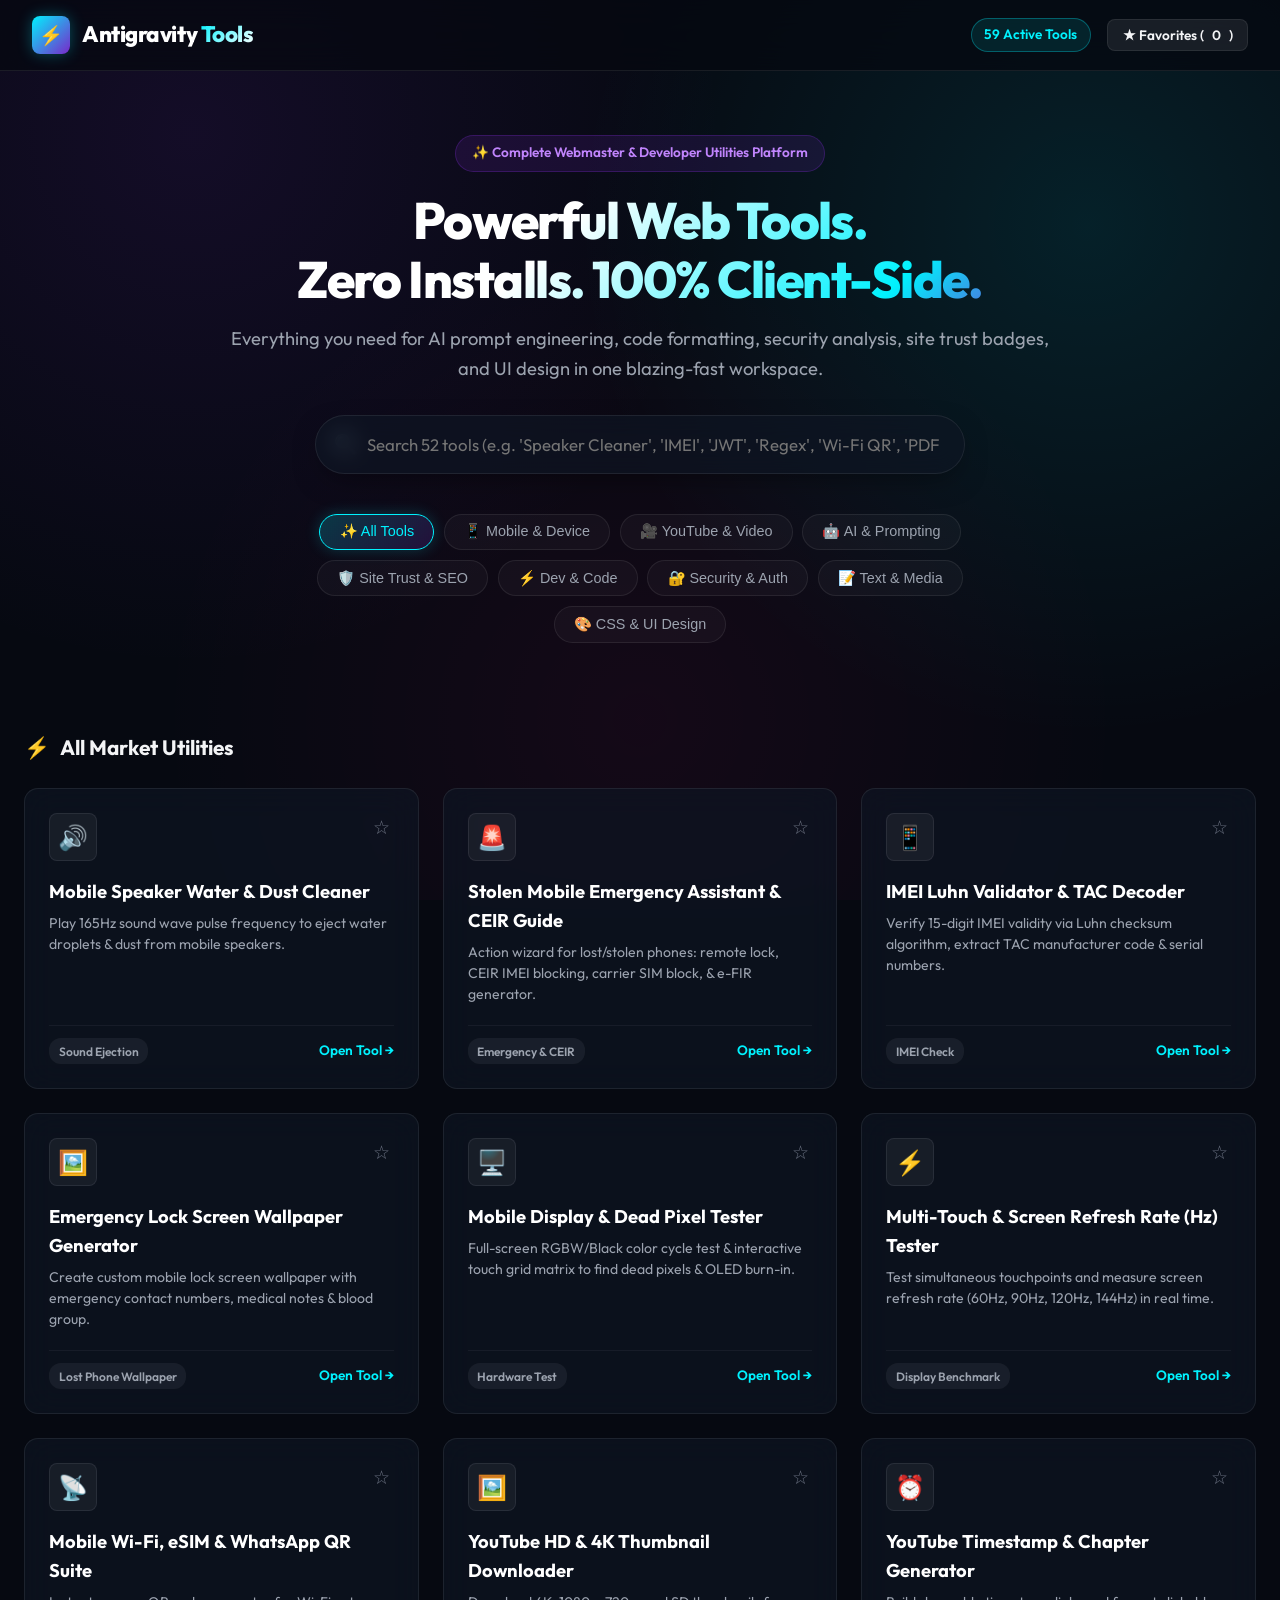
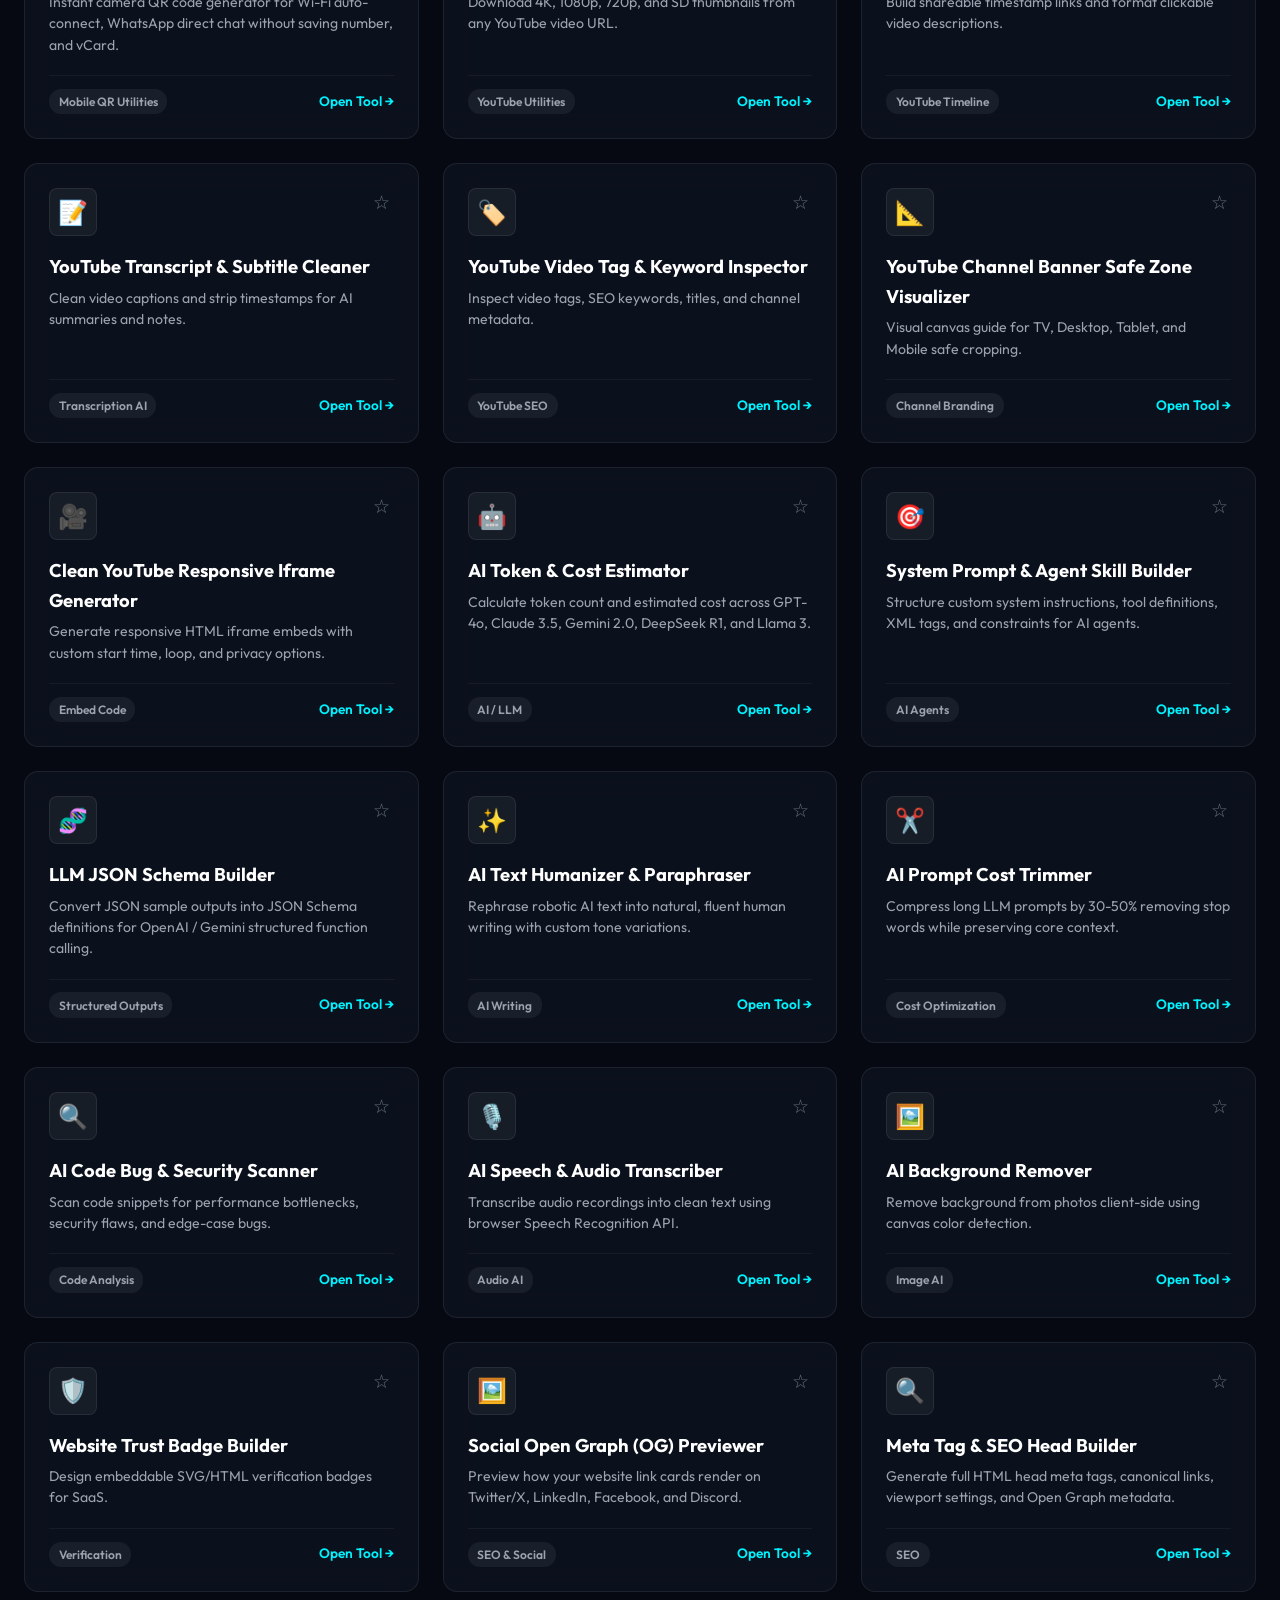
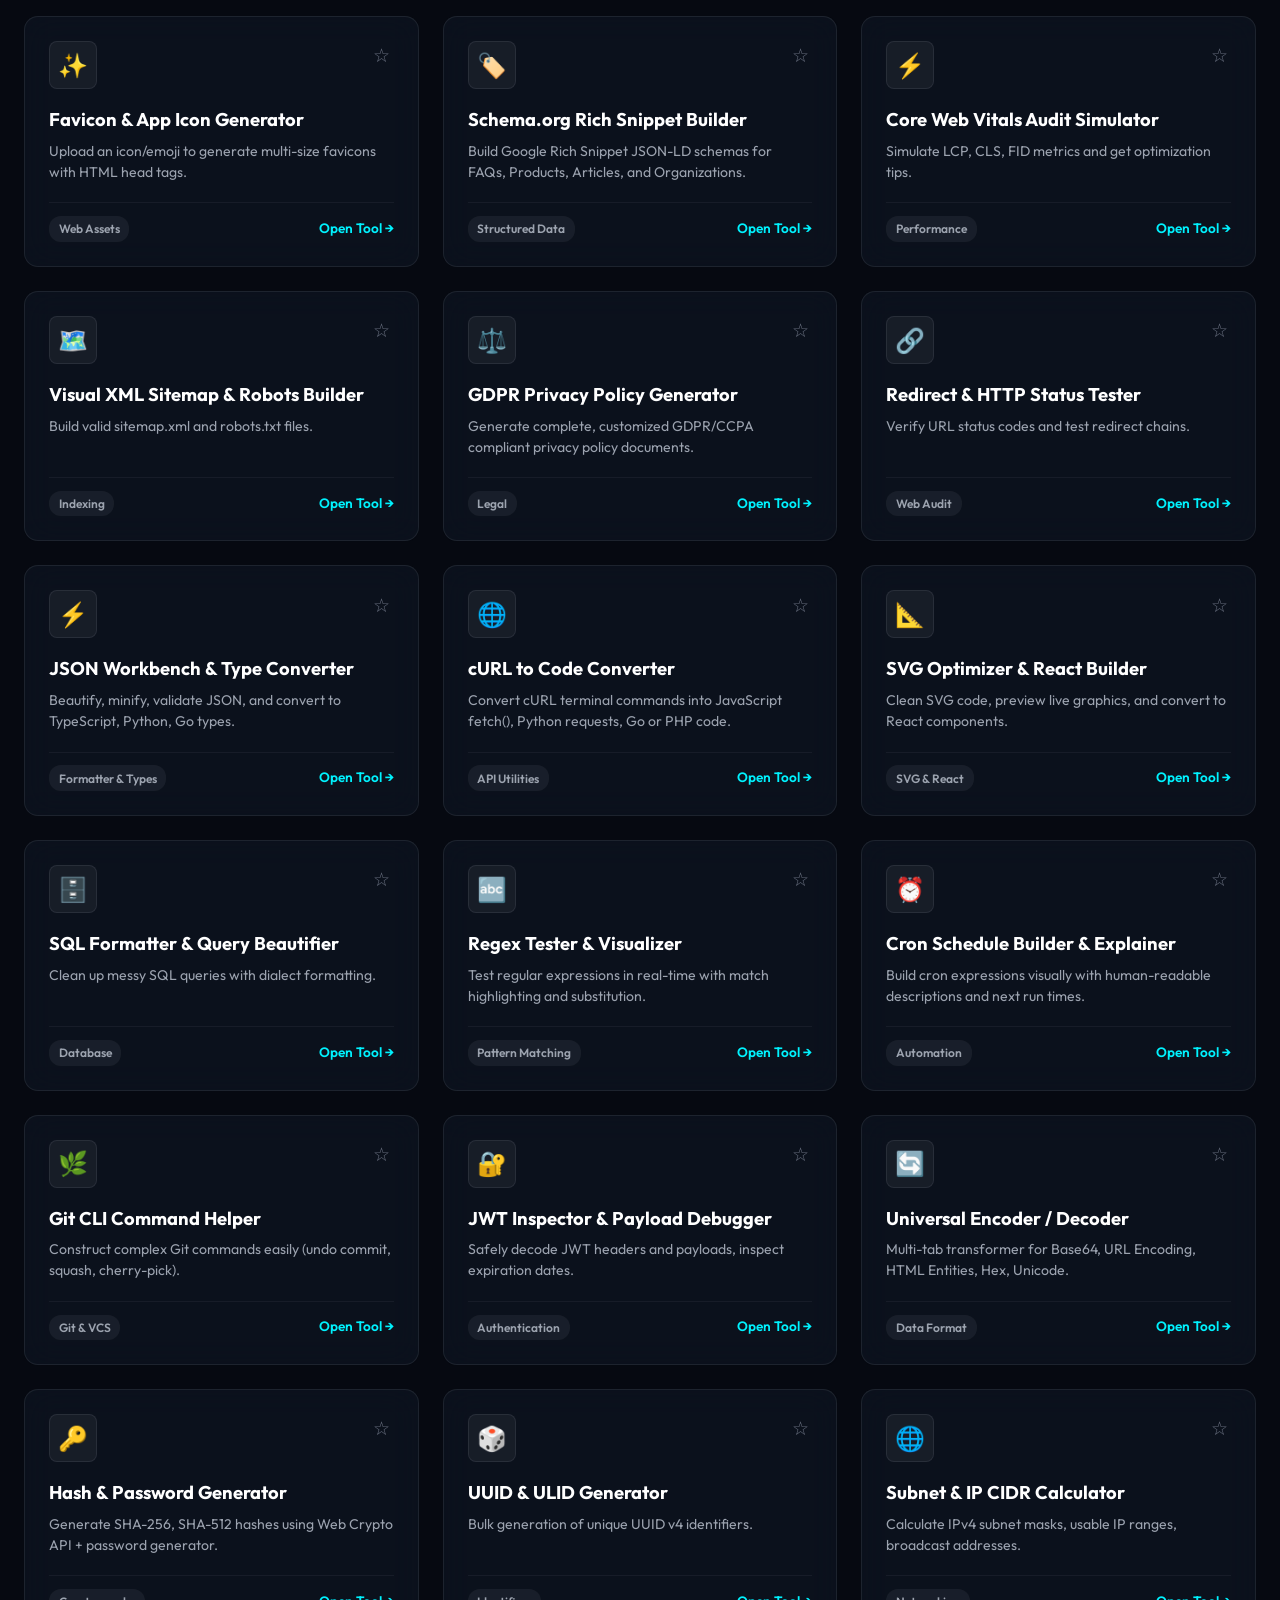
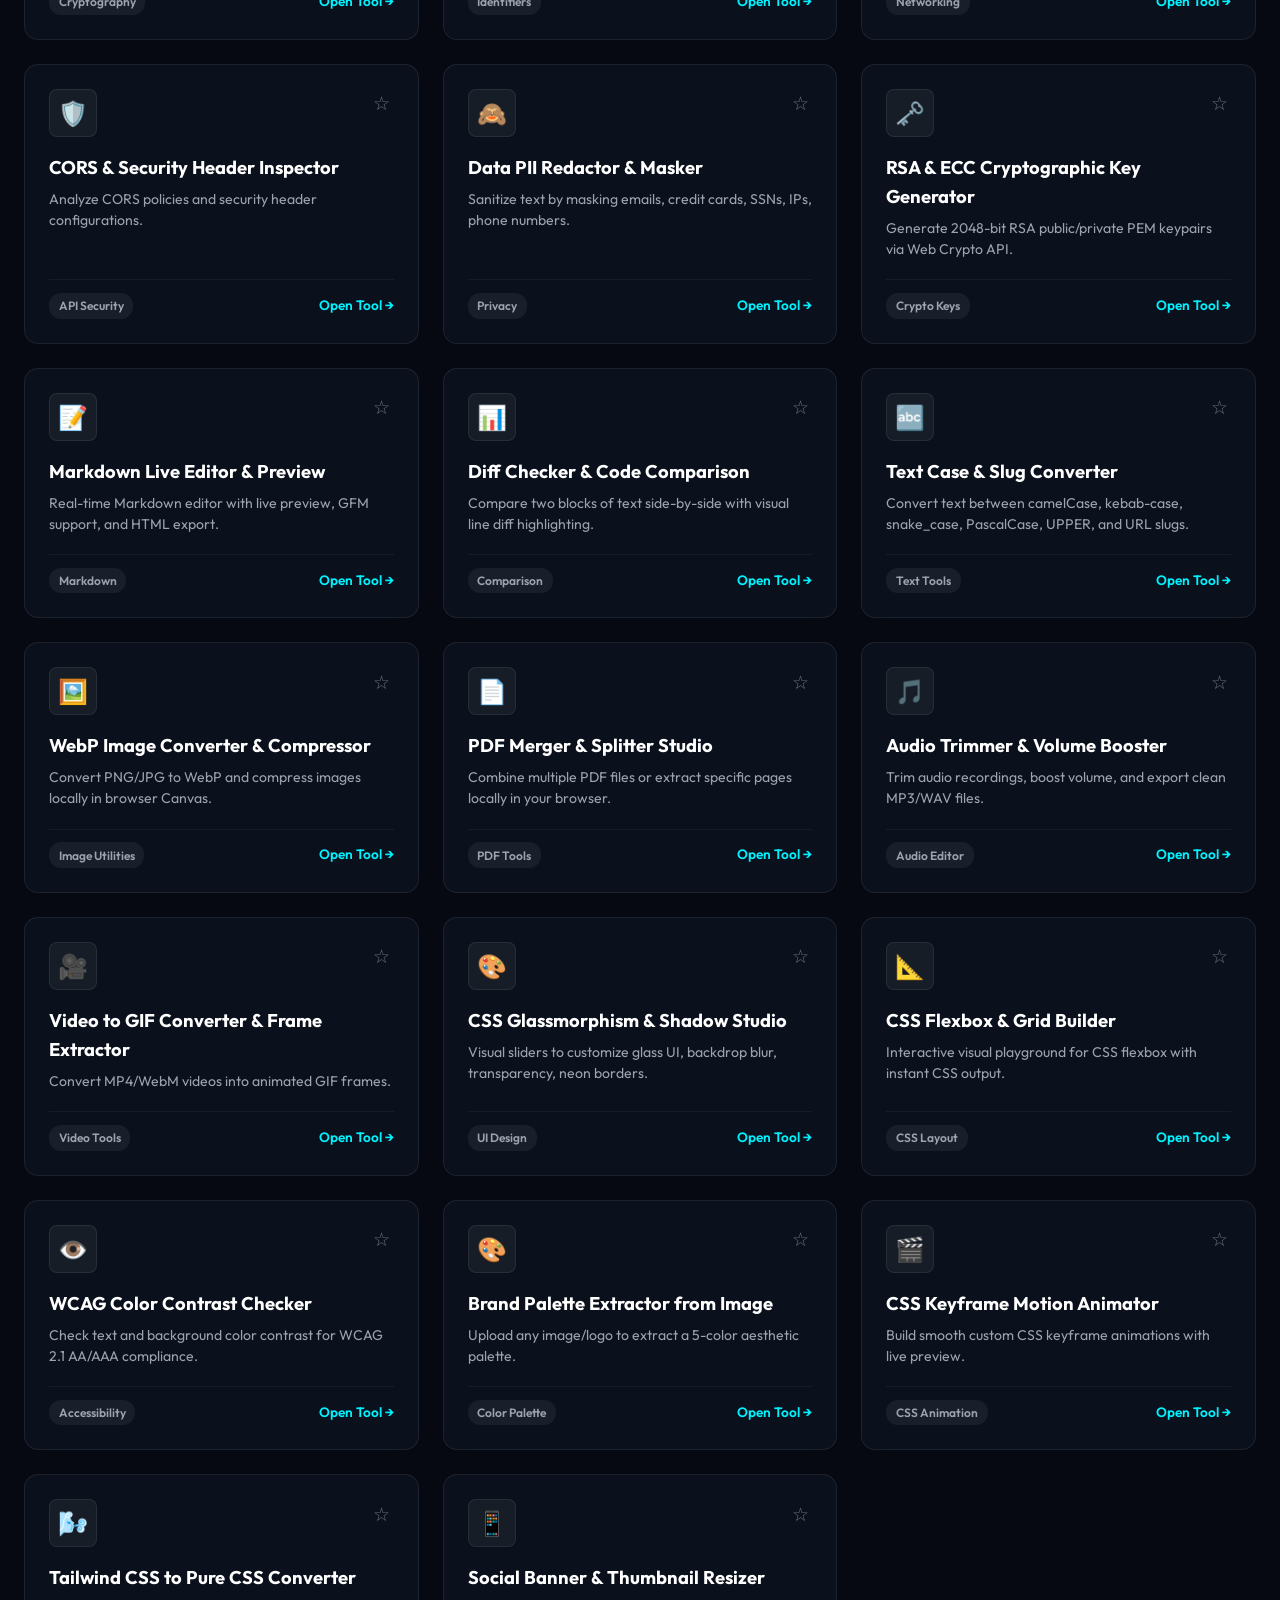
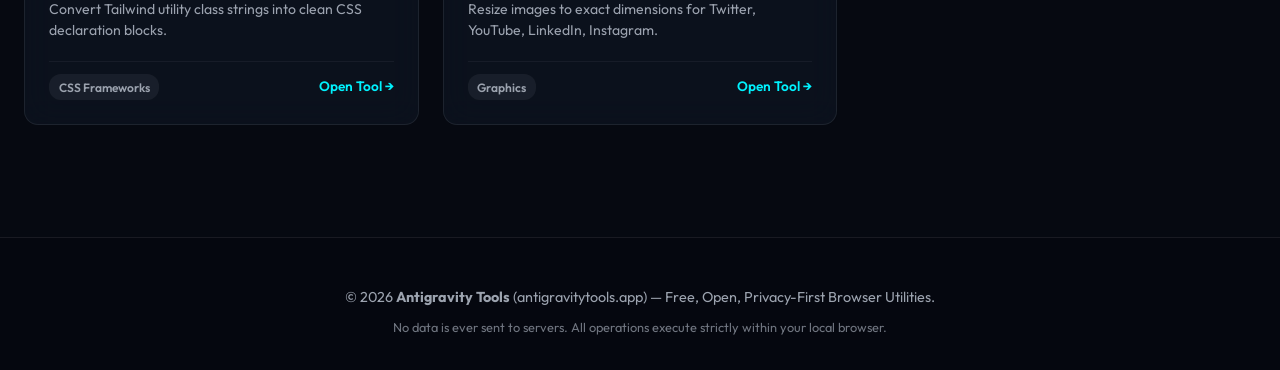
<file: index.html>
<!DOCTYPE html>
<html lang="en">
<head>
  <!-- Google Analytics (gtag.js) -->
  <script async src="https://www.googletagmanager.com/gtag/js?id=G-MWMPHV14BB"></script>
  <script>
    window.dataLayer = window.dataLayer || [];
    function gtag(){dataLayer.push(arguments);}
    gtag('js', new Date());

    gtag('config', 'G-MWMPHV14BB');
  </script>

  <meta charset="UTF-8">
  <meta name="viewport" content="width=device-width, initial-scale=1.0">
  <title>Antigravity Tools — 52 Free Browser Dev Tools. No Install. 100% Private.</title>
  <meta name="description" content="52 free browser-based developer tools: JWT decoder, regex tester, image compressor, AI token counter, JSON formatter, speaker cleaner, and more. Zero installs, 100% client-side.">
  <meta name="keywords" content="antigravity tools, developer tools online, JWT decoder, JSON formatter, regex tester, image compressor, AI token counter, speaker cleaner, free dev tools">
  <meta name="author" content="Antigravity Tools">
  <meta name="robots" content="index, follow">
  <meta name="theme-color" content="#0d0d1a">

  <!-- Canonical & hreflang -->
  <link rel="canonical" href="https://antigravitytools.app/">
  <link rel="alternate" hreflang="en" href="https://antigravitytools.app/">
  <link rel="alternate" type="application/rss+xml" title="Antigravity Tools RSS Feed" href="https://antigravitytools.app/feed.xml">

  <!-- Performance Preconnects -->
  <link rel="preconnect" href="https://fonts.googleapis.com">
  <link rel="dns-prefetch" href="https://fonts.googleapis.com">

  <!-- PWA Manifest -->
  <link rel="manifest" href="/manifest.json">

  <!-- Google Search Console Verification -->
  <meta name="google-site-verification" content="google0c53db2784dfb376">

  <!-- Open Graph / Facebook / WhatsApp / LinkedIn -->
  <meta property="og:title" content="Antigravity Tools — 52 Free Browser Dev Tools">
  <meta property="og:description" content="52 free browser-based tools for developers, AI engineers, and webmasters. JWT decoder, regex tester, image compressor, AI token counter & more. Zero installs. 100% private.">
  <meta property="og:url" content="https://antigravitytools.app/">
  <meta property="og:type" content="website">
  <meta property="og:image" content="https://antigravitytools.app/og-image.png">
  <meta property="og:image:width" content="1200">
  <meta property="og:image:height" content="630">
  <meta property="og:image:type" content="image/png">
  <meta property="og:site_name" content="Antigravity Tools">
  <meta property="og:locale" content="en_US">

  <!-- Twitter / X Cards -->
  <meta name="twitter:card" content="summary_large_image">
  <meta name="twitter:site" content="@antigravityapp">
  <meta name="twitter:url" content="https://antigravitytools.app/">
  <meta name="twitter:title" content="Antigravity Tools — 52 Free Browser Dev Tools">
  <meta name="twitter:description" content="52 free browser-based tools for developers, AI engineers, and webmasters. Zero installs. 100% private.">
  <meta name="twitter:image" content="https://antigravitytools.app/og-image.png">

  <link rel="stylesheet" href="styles.css?v=3.0">
  <link rel="icon" href="data:image/svg+xml,<svg xmlns=%22http://www.w3.org/2000/svg%22 viewBox=%220 0 100 100%22><text y=%22.9em%22 font-size=%2290%22>🚀</text></svg>">

  <!-- Homepage JSON-LD Structured Data Schema -->
  <script type="application/ld+json">
  {
    "@context": "https://schema.org",
    "@graph": [
      {
        "@type": "WebSite",
        "@id": "https://antigravitytools.app/#website",
        "url": "https://antigravitytools.app/",
        "name": "Antigravity Tools",
        "description": "50+ High-Demand Web & Developer Utilities. 100% Client-Side Browser Workspace.",
        "potentialAction": {
          "@type": "SearchAction",
          "target": "https://antigravitytools.app/#search={search_term_string}",
          "query-input": "required name=search_term_string"
        }
      },
      {
        "@type": "Organization",
        "@id": "https://antigravitytools.app/#organization",
        "name": "Antigravity Tools",
        "url": "https://antigravitytools.app/",
        "logo": "https://antigravitytools.app/og-image.svg"
      },
      {
        "@type": "SoftwareApplication",
        "@id": "https://antigravitytools.app/#software",
        "name": "Antigravity Tools Master Suite",
        "applicationCategory": "DeveloperApplication",
        "operatingSystem": "All (Web Browser)",
        "offers": {
          "@type": "Offer",
          "price": "0",
          "priceCurrency": "USD"
        }
      }
    ]
  }
  </script>
</head>
<body>

  <!-- Navigation Bar -->
  <nav class="navbar">
    <a href="#" class="brand">
      <div class="brand-icon">⚡</div>
      <div class="brand-text">Antigravity <span>Tools</span></div>
    </a>
    <div class="nav-actions">
      <span class="badge-count" id="totalToolsCount">52 Active Tools</span>
      <button class="btn btn-secondary" style="padding: 0.4rem 0.9rem; font-size: 0.85rem;" id="favFilterBtn">
        ★ Favorites (<span id="starredCount">0</span>)
      </button>
    </div>
  </nav>

  <!-- Hero Section -->
  <header class="hero">
    <div class="hero-tag">✨ Complete Webmaster & Developer Utilities Platform</div>
    <h1>Powerful Web Tools.<br>Zero Installs. 100% Client-Side.</h1>
    <p>Everything you need for AI prompt engineering, code formatting, security analysis, site trust badges, and UI design in one blazing-fast workspace.</p>

    <!-- Search Bar -->
    <div class="search-container">
      <span class="search-icon">🔍</span>
      <input type="text" id="searchInput" class="search-input" placeholder="Search 52 tools (e.g. 'Speaker Cleaner', 'IMEI', 'JWT', 'Regex', 'Wi-Fi QR', 'PDF Merger')...">
    </div>

    <!-- Category Pills -->
    <div class="categories-wrapper" id="categoryFilter">
      <button class="cat-btn active" data-cat="all">✨ All Tools</button>
      <button class="cat-btn" data-cat="mobile">📱 Mobile & Device</button>
      <button class="cat-btn" data-cat="youtube">🎥 YouTube & Video</button>
      <button class="cat-btn" data-cat="ai">🤖 AI & Prompting</button>
      <button class="cat-btn" data-cat="trust">🛡️ Site Trust & SEO</button>
      <button class="cat-btn" data-cat="dev">⚡ Dev & Code</button>
      <button class="cat-btn" data-cat="security">🔐 Security & Auth</button>
      <button class="cat-btn" data-cat="media">📝 Text & Media</button>
      <button class="cat-btn" data-cat="design">🎨 CSS & UI Design</button>
    </div>
  </header>

  <!-- Main Workspace -->
  <main class="container">
    <div class="section-title">
      <span id="gridTitleIcon">⚡</span> <h2 id="gridTitleText" style="display:inline; font-size:1.3rem;">All Market Utilities</h2>
    </div>

    <!-- Tools Grid -->
    <div class="tools-grid" id="toolsGrid">
      <!-- Dynamically generated tools cards via app.js -->
    </div>
  </main>

  <!-- Interactive Workspace Modal -->
  <div class="workspace-modal" id="workspaceModal">
    <div class="workspace-content">
      <div class="workspace-header">
        <div class="workspace-title">
          <span id="modalIcon" style="font-size: 1.6rem;">⚡</span>
          <h2 id="modalTitle">Tool Workspace</h2>
        </div>
        <button class="close-btn" id="closeModalBtn" title="Close modal">&times;</button>
      </div>
      <div class="workspace-body" id="workspaceBody">
        <!-- Interactive Tool UI injected here -->
      </div>
    </div>
  </div>

  <!-- Toast Notification Container -->
  <div class="toast-container" id="toastContainer"></div>

  <!-- Footer -->
  <footer>
    <p>© 2026 <strong>Antigravity Tools</strong> (antigravitytools.app) — Free, Open, Privacy-First Browser Utilities.</p>
    <p style="margin-top: 0.5rem; font-size: 0.8rem; opacity: 0.7;">No data is ever sent to servers. All operations execute strictly within your local browser.</p>
  </footer>

  <script src="tools.js?v=3.0"></script>
  <script src="tool_docs.js?v=3.0"></script>
  <script src="app.js?v=3.0"></script>
</body>
</html>
</file>
<file: styles.css>
@import url('https://fonts.googleapis.com/css2?family=JetBrains+Mono:wght@400;500;600;700&family=Outfit:wght@300;400;500;600;700;800&display=swap');

:root {
  --bg-main: #060911;
  --bg-card: rgba(15, 22, 36, 0.65);
  --bg-card-hover: rgba(24, 34, 54, 0.8);
  --bg-glass: rgba(255, 255, 255, 0.03);
  --bg-input: rgba(10, 15, 26, 0.85);
  --border-color: rgba(255, 255, 255, 0.08);
  --border-highlight: rgba(0, 242, 254, 0.3);

  --primary-cyan: #00f2fe;
  --primary-blue: #4facfe;
  --primary-purple: #7928ca;
  --accent-pink: #ff007f;
  --accent-green: #10b981;
  --accent-amber: #f59e0b;
  --accent-red: #ef4444;

  --text-main: #f3f4f6;
  --text-muted: #9ca3af;
  --text-dim: #6b7280;

  --font-sans: 'Outfit', -apple-system, BlinkMacSystemFont, sans-serif;
  --font-mono: 'JetBrains Mono', monospace;

  --radius-sm: 8px;
  --radius-md: 14px;
  --radius-lg: 20px;

  --shadow-glow: 0 0 25px rgba(0, 242, 254, 0.15);
  --shadow-card: 0 10px 30px -10px rgba(0, 0, 0, 0.5);
  --transition: all 0.25s cubic-bezier(0.4, 0, 0.2, 1);
}

* {
  margin: 0;
  padding: 0;
  box-sizing: border-box;
}

body {
  font-family: var(--font-sans);
  background-color: var(--bg-main);
  color: var(--text-main);
  line-height: 1.6;
  min-height: 100vh;
  overflow-x: hidden;
  background-image: 
    radial-gradient(circle at 15% 15%, rgba(121, 40, 202, 0.12) 0%, transparent 40%),
    radial-gradient(circle at 85% 25%, rgba(0, 242, 254, 0.1) 0%, transparent 40%),
    radial-gradient(circle at 50% 80%, rgba(255, 0, 127, 0.06) 0%, transparent 50%);
  background-attachment: fixed;
}

/* Scrollbar */
::-webkit-scrollbar {
  width: 8px;
  height: 8px;
}
::-webkit-scrollbar-track {
  background: var(--bg-main);
}
::-webkit-scrollbar-thumb {
  background: rgba(255, 255, 255, 0.15);
  border-radius: 4px;
}
::-webkit-scrollbar-thumb:hover {
  background: var(--primary-blue);
}

/* Header & Navbar */
.navbar {
  position: sticky;
  top: 0;
  z-index: 100;
  background: rgba(6, 9, 17, 0.75);
  backdrop-filter: blur(20px);
  -webkit-backdrop-filter: blur(20px);
  border-bottom: 1px solid var(--border-color);
  padding: 1rem 2rem;
  display: flex;
  justify-content: space-between;
  align-items: center;
}

.brand {
  display: flex;
  align-items: center;
  gap: 0.75rem;
  text-decoration: none;
  color: #fff;
  font-weight: 800;
  font-size: 1.4rem;
  letter-spacing: -0.02em;
}

.brand-icon {
  width: 38px;
  height: 38px;
  border-radius: var(--radius-sm);
  background: linear-gradient(135deg, var(--primary-cyan), var(--primary-purple));
  display: flex;
  align-items: center;
  justify-content: center;
  font-size: 1.2rem;
  color: #fff;
  box-shadow: 0 0 15px rgba(0, 242, 254, 0.3);
}

.brand-text span {
  background: linear-gradient(135deg, var(--primary-cyan), #ffffff);
  -webkit-background-clip: text;
  -webkit-text-fill-color: transparent;
}

.nav-actions {
  display: flex;
  align-items: center;
  gap: 1rem;
}

.badge-count {
  background: rgba(0, 242, 254, 0.1);
  color: var(--primary-cyan);
  border: 1px solid rgba(0, 242, 254, 0.3);
  padding: 0.3rem 0.8rem;
  border-radius: 20px;
  font-size: 0.85rem;
  font-weight: 600;
}

/* Hero Section */
.hero {
  text-align: center;
  padding: 4rem 1.5rem 2.5rem;
  max-width: 900px;
  margin: 0 auto;
}

.hero-tag {
  display: inline-flex;
  align-items: center;
  gap: 0.5rem;
  padding: 0.4rem 1rem;
  border-radius: 30px;
  background: rgba(121, 40, 202, 0.15);
  border: 1px solid rgba(121, 40, 202, 0.3);
  color: #c084fc;
  font-size: 0.85rem;
  font-weight: 600;
  margin-bottom: 1.2rem;
}

.hero h1 {
  font-size: 3.2rem;
  font-weight: 800;
  line-height: 1.15;
  letter-spacing: -0.03em;
  margin-bottom: 1rem;
  background: linear-gradient(135deg, #ffffff 40%, var(--primary-cyan) 80%, var(--primary-purple) 100%);
  -webkit-background-clip: text;
  -webkit-text-fill-color: transparent;
}

.hero p {
  font-size: 1.15rem;
  color: var(--text-muted);
  margin-bottom: 2rem;
}

/* Search Box */
.search-container {
  position: relative;
  max-width: 650px;
  margin: 0 auto 2.5rem;
}

.search-input {
  width: 100%;
  padding: 1.1rem 1.5rem 1.1rem 3.2rem;
  border-radius: 50px;
  background: var(--bg-card);
  border: 1px solid var(--border-color);
  color: var(--text-main);
  font-size: 1.05rem;
  font-family: var(--font-sans);
  backdrop-filter: blur(12px);
  box-shadow: var(--shadow-card);
  transition: var(--transition);
}

.search-input:focus {
  outline: none;
  border-color: var(--primary-cyan);
  box-shadow: var(--shadow-glow);
}

.search-icon {
  position: absolute;
  left: 1.2rem;
  top: 50%;
  transform: translateY(-50%);
  color: var(--text-muted);
  font-size: 1.2rem;
  pointer-events: none;
}

/* Categories Filter Pills */
.categories-wrapper {
  display: flex;
  justify-content: center;
  gap: 0.6rem;
  flex-wrap: wrap;
  max-width: 1000px;
  margin: 0 auto 3rem;
  padding: 0 1rem;
}

.cat-btn {
  background: var(--bg-glass);
  border: 1px solid var(--border-color);
  color: var(--text-muted);
  padding: 0.55rem 1.2rem;
  border-radius: 30px;
  font-size: 0.9rem;
  font-weight: 500;
  cursor: pointer;
  transition: var(--transition);
  display: flex;
  align-items: center;
  gap: 0.4rem;
}

.cat-btn:hover {
  background: rgba(255, 255, 255, 0.08);
  color: var(--text-main);
  border-color: rgba(255, 255, 255, 0.2);
}

.cat-btn.active {
  background: linear-gradient(135deg, rgba(0, 242, 254, 0.2), rgba(121, 40, 202, 0.2));
  color: var(--primary-cyan);
  border-color: var(--primary-cyan);
  box-shadow: 0 0 15px rgba(0, 242, 254, 0.2);
}

/* Main Container */
.container {
  max-width: 1300px;
  margin: 0 auto;
  padding: 0 1.5rem 4rem;
}

.section-title {
  font-size: 1.3rem;
  font-weight: 700;
  margin-bottom: 1.5rem;
  display: flex;
  align-items: center;
  gap: 0.6rem;
  color: var(--text-main);
}

.section-title span {
  color: var(--primary-cyan);
}

/* Tools Grid */
.tools-grid {
  display: grid;
  grid-template-columns: repeat(auto-fill, minmax(320px, 1fr));
  gap: 1.5rem;
  margin-bottom: 3rem;
}

.tool-card {
  background: var(--bg-card);
  border: 1px solid var(--border-color);
  border-radius: var(--radius-md);
  padding: 1.5rem;
  backdrop-filter: blur(16px);
  -webkit-backdrop-filter: blur(16px);
  transition: var(--transition);
  cursor: pointer;
  position: relative;
  display: flex;
  flex-direction: column;
  justify-content: space-between;
}

.tool-card:hover {
  transform: translateY(-4px);
  background: var(--bg-card-hover);
  border-color: var(--border-highlight);
  box-shadow: var(--shadow-glow);
}

.tool-header {
  display: flex;
  justify-content: space-between;
  align-items: flex-start;
  margin-bottom: 1rem;
}

.tool-icon {
  width: 48px;
  height: 48px;
  border-radius: var(--radius-sm);
  background: rgba(255, 255, 255, 0.05);
  border: 1px solid var(--border-color);
  display: flex;
  align-items: center;
  justify-content: center;
  font-size: 1.5rem;
}

.star-btn {
  background: none;
  border: none;
  color: var(--text-dim);
  font-size: 1.2rem;
  cursor: pointer;
  transition: var(--transition);
  padding: 0.2rem;
}

.star-btn:hover, .star-btn.starred {
  color: var(--accent-amber);
  transform: scale(1.15);
}

.tool-card h3 {
  font-size: 1.15rem;
  font-weight: 700;
  margin-bottom: 0.4rem;
  color: #fff;
}

.tool-card p {
  font-size: 0.88rem;
  color: var(--text-muted);
  line-height: 1.5;
  margin-bottom: 1.2rem;
  flex-grow: 1;
}

.tool-footer {
  display: flex;
  justify-content: space-between;
  align-items: center;
  padding-top: 0.8rem;
  border-top: 1px solid rgba(255, 255, 255, 0.05);
}

.tool-tag {
  font-size: 0.75rem;
  font-weight: 600;
  padding: 0.2rem 0.6rem;
  border-radius: 12px;
  background: rgba(255, 255, 255, 0.06);
  color: var(--text-muted);
}

.launch-btn {
  font-size: 0.85rem;
  font-weight: 600;
  color: var(--primary-cyan);
  display: flex;
  align-items: center;
  gap: 0.3rem;
}

/* Tool Workspace Modal View */
.workspace-modal {
  position: fixed;
  top: 0;
  left: 0;
  width: 100vw;
  height: 100vh;
  background: rgba(4, 7, 14, 0.88);
  backdrop-filter: blur(24px);
  -webkit-backdrop-filter: blur(24px);
  z-index: 1000;
  display: flex;
  justify-content: center;
  align-items: center;
  opacity: 0;
  pointer-events: none;
  transition: opacity 0.3s ease;
  padding: 1.5rem;
}

.workspace-modal.active {
  opacity: 1;
  pointer-events: all;
}

.workspace-content {
  background: #0d1322;
  border: 1px solid var(--border-highlight);
  border-radius: var(--radius-lg);
  width: 100%;
  max-width: 1100px;
  max-height: 90vh;
  display: flex;
  flex-direction: column;
  overflow: hidden;
  box-shadow: 0 20px 60px rgba(0, 0, 0, 0.8), var(--shadow-glow);
  animation: modalSlideUp 0.3s ease forwards;
}

@keyframes modalSlideUp {
  from { transform: translateY(30px) scale(0.97); }
  to { transform: translateY(0) scale(1); }
}

.workspace-header {
  padding: 1.2rem 1.8rem;
  background: rgba(18, 26, 44, 0.8);
  border-bottom: 1px solid var(--border-color);
  display: flex;
  justify-content: space-between;
  align-items: center;
}

.workspace-title {
  display: flex;
  align-items: center;
  gap: 0.8rem;
}

.workspace-title h2 {
  font-size: 1.3rem;
  font-weight: 700;
  color: #fff;
}

.close-btn {
  background: rgba(255, 255, 255, 0.08);
  border: none;
  color: var(--text-muted);
  width: 36px;
  height: 36px;
  border-radius: 50%;
  font-size: 1.2rem;
  cursor: pointer;
  transition: var(--transition);
  display: flex;
  align-items: center;
  justify-content: center;
}

.close-btn:hover {
  background: var(--accent-red);
  color: #fff;
}

.workspace-body {
  padding: 1.8rem;
  overflow-y: auto;
  flex-grow: 1;
}

/* UI Form Controls & Inputs */
.form-group {
  margin-bottom: 1.2rem;
}

.form-label {
  display: block;
  font-size: 0.9rem;
  font-weight: 600;
  color: var(--text-main);
  margin-bottom: 0.4rem;
}

.form-input, .form-textarea, .form-select {
  width: 100%;
  padding: 0.8rem 1rem;
  border-radius: var(--radius-sm);
  background: var(--bg-input);
  border: 1px solid var(--border-color);
  color: var(--text-main);
  font-family: var(--font-sans);
  font-size: 0.95rem;
  transition: var(--transition);
}

.form-textarea {
  font-family: var(--font-mono);
  resize: vertical;
  min-height: 120px;
}

.form-input:focus, .form-textarea:focus, .form-select:focus {
  outline: none;
  border-color: var(--primary-cyan);
  box-shadow: 0 0 10px rgba(0, 242, 254, 0.2);
}

.grid-2 {
  display: grid;
  grid-template-columns: 1fr 1fr;
  gap: 1.5rem;
}

@media (max-width: 768px) {
  .grid-2 {
    grid-template-columns: 1fr;
  }
}

/* Buttons & Actions */
.btn {
  padding: 0.75rem 1.4rem;
  border-radius: var(--radius-sm);
  font-family: var(--font-sans);
  font-weight: 600;
  font-size: 0.95rem;
  cursor: pointer;
  transition: var(--transition);
  border: none;
  display: inline-flex;
  align-items: center;
  justify-content: center;
  gap: 0.5rem;
}

.btn-primary {
  background: linear-gradient(135deg, var(--primary-cyan), var(--primary-blue));
  color: #060911;
  font-weight: 700;
  box-shadow: 0 4px 15px rgba(0, 242, 254, 0.3);
}

.btn-primary:hover {
  transform: translateY(-2px);
  box-shadow: 0 6px 20px rgba(0, 242, 254, 0.4);
}

.btn-secondary {
  background: rgba(255, 255, 255, 0.08);
  color: var(--text-main);
  border: 1px solid var(--border-color);
}

.btn-secondary:hover {
  background: rgba(255, 255, 255, 0.15);
}

.btn-group {
  display: flex;
  gap: 0.6rem;
  flex-wrap: wrap;
}

/* Output Code Box */
.output-box {
  background: #070a13;
  border: 1px solid var(--border-color);
  border-radius: var(--radius-sm);
  padding: 1.2rem;
  position: relative;
  font-family: var(--font-mono);
  font-size: 0.9rem;
  color: #a7f3d0;
  overflow-x: auto;
  white-space: pre-wrap;
  word-break: break-word;
}

.copy-btn {
  position: absolute;
  top: 0.6rem;
  right: 0.6rem;
  background: rgba(255, 255, 255, 0.1);
  border: 1px solid var(--border-color);
  color: #fff;
  padding: 0.3rem 0.7rem;
  border-radius: 6px;
  font-size: 0.78rem;
  cursor: pointer;
  transition: var(--transition);
}

.copy-btn:hover {
  background: var(--primary-cyan);
  color: #000;
}

/* Toast Notifications */
.toast-container {
  position: fixed;
  bottom: 2rem;
  right: 2rem;
  z-index: 2000;
  display: flex;
  flex-direction: column;
  gap: 0.6rem;
}

.toast {
  background: rgba(15, 23, 42, 0.95);
  border: 1px solid var(--primary-cyan);
  color: #fff;
  padding: 0.8rem 1.4rem;
  border-radius: var(--radius-sm);
  font-size: 0.9rem;
  font-weight: 500;
  display: flex;
  align-items: center;
  gap: 0.6rem;
  box-shadow: var(--shadow-glow);
  animation: toastIn 0.3s ease forwards;
}

@keyframes toastIn {
  from { opacity: 0; transform: translateY(20px); }
  to { opacity: 1; transform: translateY(0); }
}

/* Footer */
footer {
  border-top: 1px solid var(--border-color);
  padding: 3rem 2rem 2rem;
  text-align: center;
  color: var(--text-muted);
  font-size: 0.9rem;
  background: rgba(4, 7, 14, 0.5);
}

footer a {
  color: var(--primary-cyan);
  text-decoration: none;
}

/* Mobile & Device Tools Component Styles */
.mobile-canvas-card {
  background: rgba(15, 23, 42, 0.6);
  border: 1px solid var(--border-color);
  border-radius: var(--radius-md);
  padding: 1.5rem;
  text-align: center;
}

.mobile-speaker-visualizer {
  width: 100%;
  height: 120px;
  background: #040812;
  border-radius: var(--radius-sm);
  border: 1px solid rgba(0, 242, 254, 0.2);
  margin: 1rem 0;
}

.touch-test-area {
  width: 100%;
  height: 280px;
  background: #030712;
  border: 2px dashed var(--primary-cyan);
  border-radius: var(--radius-md);
  position: relative;
  touch-action: none;
  cursor: crosshair;
  display: flex;
  align-items: center;
  justify-content: center;
  user-select: none;
}

.wizard-step {
  background: rgba(255, 255, 255, 0.03);
  border: 1px solid var(--border-color);
  border-radius: var(--radius-sm);
  padding: 1.2rem;
  margin-bottom: 1rem;
  transition: var(--transition);
}

.wizard-step:hover {
  border-color: var(--primary-cyan);
  background: rgba(0, 242, 254, 0.02);
}

.step-badge {
  display: inline-block;
  background: linear-gradient(135deg, var(--primary-cyan), var(--primary-blue));
  color: #000;
  font-weight: 800;
  padding: 0.2rem 0.6rem;
  border-radius: 12px;
  font-size: 0.8rem;
  margin-bottom: 0.5rem;
}

.emergency-canvas-preview {
  max-width: 100%;
  height: auto;
  border: 2px solid var(--border-color);
  border-radius: 16px;
  box-shadow: 0 10px 30px rgba(0,0,0,0.5);
}
</file>
